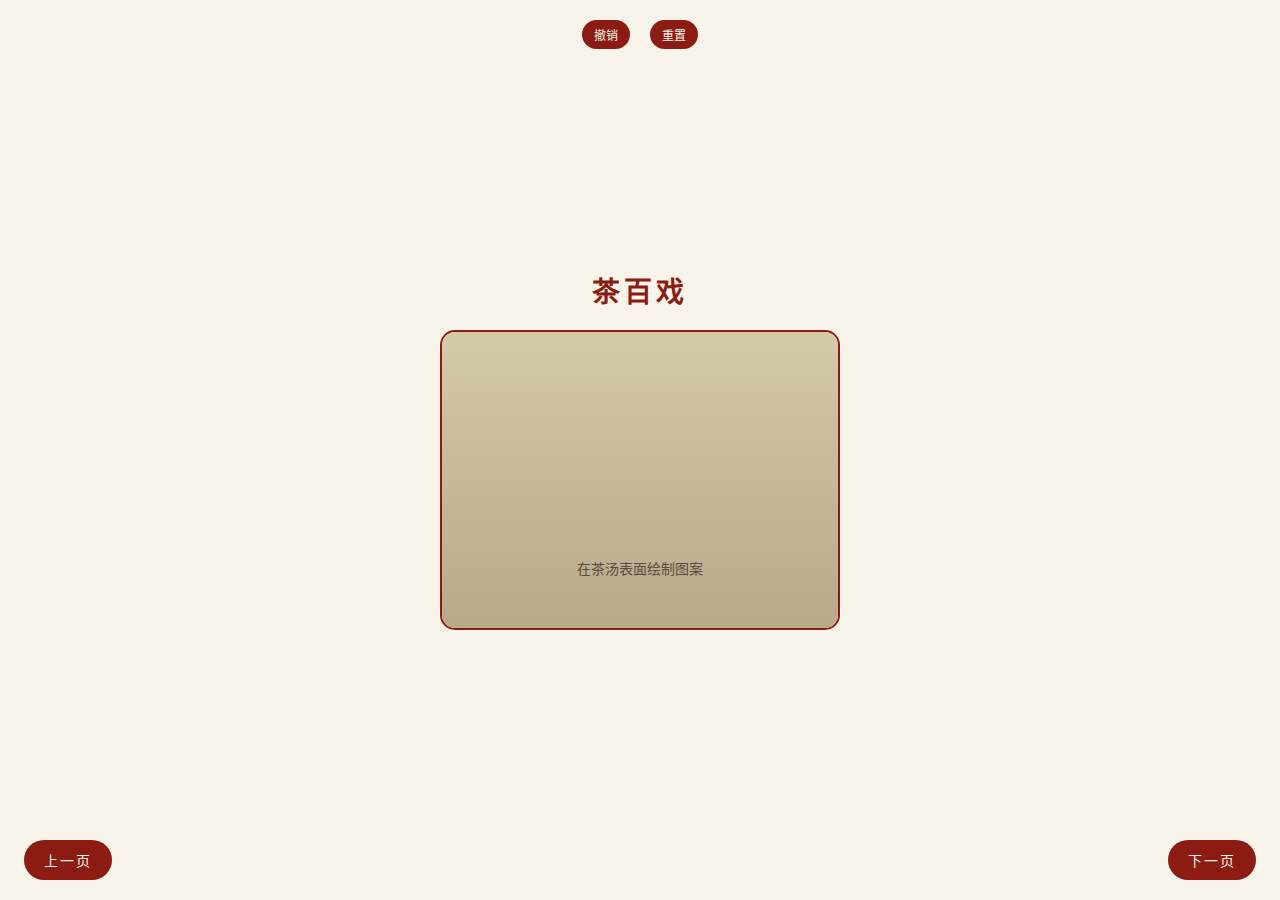
<file: index.html>
<!DOCTYPE html>
<html lang="zh-CN">
<head>
  <meta charset="UTF-8">
  <meta name="viewport" content="width=device-width, initial-scale=1.0">
  <title>茶百戏 - 点茶之美</title>
  <link rel="stylesheet" href="style.css">
</head>
<body>
  <div id="chabaixi" class="page interaction-page">
    <div class="paint-btn-group">
      <button class="paint-btn" onclick="undoDraw()">撤销</button>
      <button class="paint-btn" onclick="resetCanvas()">重置</button>
    </div>
    <h2 class="interaction-title">茶百戏</h2>
    <div class="interaction-area">
      <div class="drawing-canvas" id="drawing-canvas" ontouchstart="startDraw(event)" ontouchmove="draw(event)" ontouchend="stopDraw()" onmousedown="startDraw(event)" onmousemove="draw(event)" onmouseup="stopDraw()" onmouseleave="stopDraw()"></div>
      <div class="paint-tip">在茶汤表面绘制图案</div>
    </div>
    <div class="nav-buttons">
      <a id="prev-btn" class="nav-btn" href="interaction6.html">上一页</a>
      <a id="next-btn" class="nav-btn" href="artifact.html">下一页</a>
    </div>
  </div>
  <script src="script.js"></script>
  <script>
    // 茶百戏绘制功能
    let isDrawing = false;
    let lastX = 0;
    let lastY = 0;
    let drawingPath = [];
    
    function startDraw(event) {
      event.preventDefault();
      isDrawing = true;
      
      const canvas = document.getElementById('drawing-canvas');
      const rect = canvas.getBoundingClientRect();
      
      // 获取初始位置
      let x, y;
      if (event.touches) {
        x = event.touches[0].clientX - rect.left;
        y = event.touches[0].clientY - rect.top;
      } else {
        x = event.clientX - rect.left;
        y = event.clientY - rect.top;
      }
      
      lastX = x;
      lastY = y;
      
      // 添加起始点
      drawingPath.push({ type: 'start', x, y });
    }
    
    function draw(event) {
      if (!isDrawing) return;
      event.preventDefault();
      
      const canvas = document.getElementById('drawing-canvas');
      const rect = canvas.getBoundingClientRect();
      
      // 获取当前位置
      let x, y;
      if (event.touches) {
        x = event.touches[0].clientX - rect.left;
        y = event.touches[0].clientY - rect.top;
      } else {
        x = event.clientX - rect.left;
        y = event.clientY - rect.top;
      }
      
      // 在画布上绘制
      createDrawingDot(x, y);
      
      // 添加到路径
      drawingPath.push({ type: 'draw', x, y });
      
      lastX = x;
      lastY = y;
    }
    
    function stopDraw() {
      isDrawing = false;
      
      // 完成绘制路径
      if (drawingPath.length > 0) {
        drawingPath.push({ type: 'end' });
      }
    }
    
    function createDrawingDot(x, y) {
      const canvas = document.getElementById('drawing-canvas');
      const dot = document.createElement('div');
      dot.className = 'drawing-dot';
      dot.style.left = `${x - 4}px`;
      dot.style.top = `${y - 4}px`;
      canvas.appendChild(dot);
      
      // 添加绘制动画
      dot.style.transition = 'opacity 0.5s';
      setTimeout(() => {
        dot.style.opacity = '0.8';
      }, 10);
    }
    
    function undoDraw() {
      const canvas = document.getElementById('drawing-canvas');
      const dots = canvas.querySelectorAll('.drawing-dot');
      
      if (dots.length > 0) {
        dots[dots.length - 1].remove();
        
        // 更新路径
        if (drawingPath.length > 0) {
          drawingPath.pop();
        }
      }
    }
    
    function resetCanvas() {
      const canvas = document.getElementById('drawing-canvas');
      const dots = canvas.querySelectorAll('.drawing-dot');
      
      dots.forEach(dot => dot.remove());
      drawingPath = [];
    }
  </script>
</body>
</html>
</file>
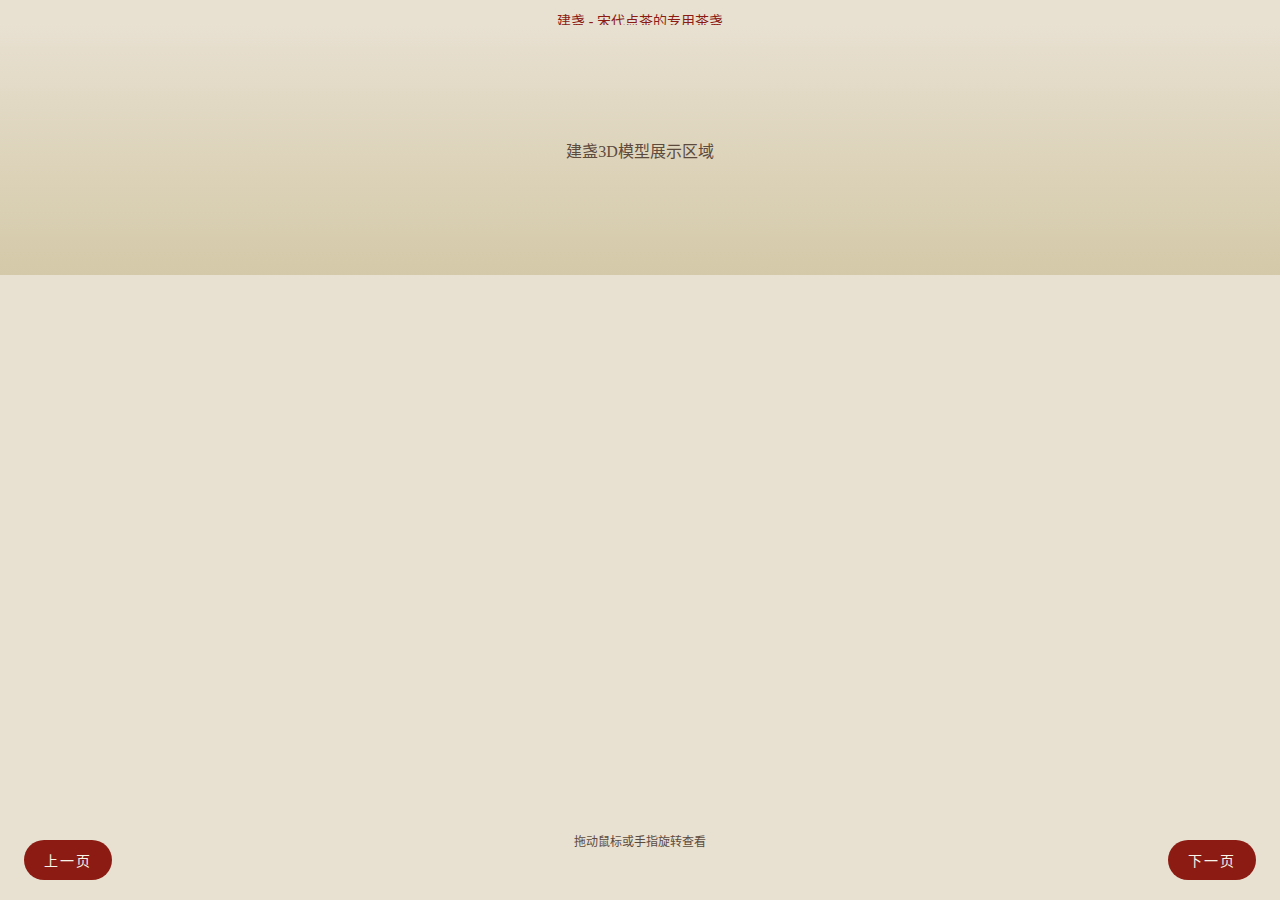
<file: artifact.html>
<!DOCTYPE html>
<html lang="zh-CN">
<head>
  <meta charset="UTF-8">
  <meta name="viewport" content="width=device-width, initial-scale=1.0">
  <title>文物鉴赏 - 点茶之美</title>
  <link rel="stylesheet" href="style.css">
</head>
<body>
  <div id="artifact" class="page artifact-area">
    <div class="model-tip">建盏 - 宋代点茶的专用茶盏</div>
    <div class="model-container" id="model-container">
      <!-- 3D模型将在这里显示 -->
      <div style="width: 100%; height: 100%; background: linear-gradient(180deg, #e8e0d1 0%, #d4c9a8 100%); display: flex; align-items: center; justify-content: center; color: #5c4a3d;">
        建盏3D模型展示区域
      </div>
    </div>
    <div class="model-hint">拖动鼠标或手指旋转查看</div>
    <div class="nav-buttons">
      <a id="prev-btn" class="nav-btn" href="index.html">上一页</a>
      <a id="next-btn" class="nav-btn" href="result.html">下一页</a>
    </div>
  </div>
  <script src="script.js"></script>
  <script>
    // 3D建盏模型初始化
    function initModel() {
      // 这里可以使用Three.js初始化3D模型
      console.log('3D模型初始化');
    }
    
    window.addEventListener('load', initModel);
  </script>
</body>
</html>
</file>
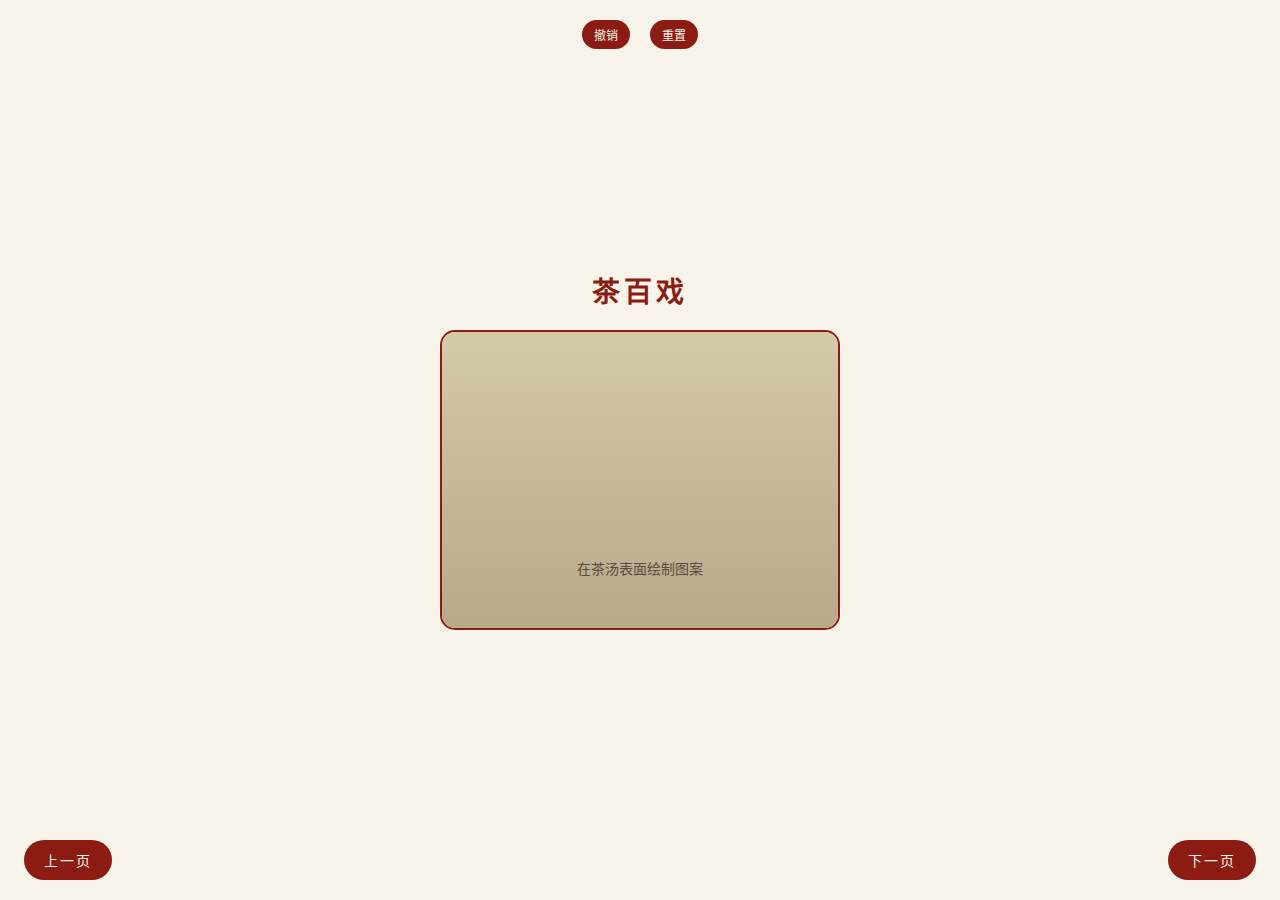
<file: chabaixi.html>
<!DOCTYPE html>
<html lang="zh-CN">
<head>
  <meta charset="UTF-8">
  <meta name="viewport" content="width=device-width, initial-scale=1.0">
  <title>茶百戏 - 点茶之美</title>
  <link rel="stylesheet" href="style.css">
</head>
<body>
  <div id="chabaixi" class="page interaction-page">
    <div class="paint-btn-group">
      <button class="paint-btn" onclick="undoDraw()">撤销</button>
      <button class="paint-btn" onclick="resetCanvas()">重置</button>
    </div>
    <h2 class="interaction-title">茶百戏</h2>
    <div class="interaction-area">
      <div class="drawing-canvas" id="drawing-canvas" ontouchstart="startDraw(event)" ontouchmove="draw(event)" ontouchend="stopDraw()" onmousedown="startDraw(event)" onmousemove="draw(event)" onmouseup="stopDraw()" onmouseleave="stopDraw()"></div>
      <div class="paint-tip">在茶汤表面绘制图案</div>
    </div>
    <div class="nav-buttons">
      <a id="prev-btn" class="nav-btn" href="interaction6.html">上一页</a>
      <a id="next-btn" class="nav-btn" href="artifact.html">下一页</a>
    </div>
  </div>
  <script src="script.js"></script>
  <script>
    // 茶百戏绘制功能
    let isDrawing = false;
    let lastX = 0;
    let lastY = 0;
    let drawingPath = [];
    
    function startDraw(event) {
      event.preventDefault();
      isDrawing = true;
      
      const canvas = document.getElementById('drawing-canvas');
      const rect = canvas.getBoundingClientRect();
      
      // 获取初始位置
      let x, y;
      if (event.touches) {
        x = event.touches[0].clientX - rect.left;
        y = event.touches[0].clientY - rect.top;
      } else {
        x = event.clientX - rect.left;
        y = event.clientY - rect.top;
      }
      
      lastX = x;
      lastY = y;
      
      // 添加起始点
      drawingPath.push({ type: 'start', x, y });
    }
    
    function draw(event) {
      if (!isDrawing) return;
      event.preventDefault();
      
      const canvas = document.getElementById('drawing-canvas');
      const rect = canvas.getBoundingClientRect();
      
      // 获取当前位置
      let x, y;
      if (event.touches) {
        x = event.touches[0].clientX - rect.left;
        y = event.touches[0].clientY - rect.top;
      } else {
        x = event.clientX - rect.left;
        y = event.clientY - rect.top;
      }
      
      // 在画布上绘制
      createDrawingDot(x, y);
      
      // 添加到路径
      drawingPath.push({ type: 'draw', x, y });
      
      lastX = x;
      lastY = y;
    }
    
    function stopDraw() {
      isDrawing = false;
      
      // 完成绘制路径
      if (drawingPath.length > 0) {
        drawingPath.push({ type: 'end' });
      }
    }
    
    function createDrawingDot(x, y) {
      const canvas = document.getElementById('drawing-canvas');
      const dot = document.createElement('div');
      dot.className = 'drawing-dot';
      dot.style.left = `${x - 4}px`;
      dot.style.top = `${y - 4}px`;
      canvas.appendChild(dot);
      
      // 添加绘制动画
      dot.style.transition = 'opacity 0.5s';
      setTimeout(() => {
        dot.style.opacity = '0.8';
      }, 10);
    }
    
    function undoDraw() {
      const canvas = document.getElementById('drawing-canvas');
      const dots = canvas.querySelectorAll('.drawing-dot');
      
      if (dots.length > 0) {
        dots[dots.length - 1].remove();
        
        // 更新路径
        if (drawingPath.length > 0) {
          drawingPath.pop();
        }
      }
    }
    
    function resetCanvas() {
      const canvas = document.getElementById('drawing-canvas');
      const dots = canvas.querySelectorAll('.drawing-dot');
      
      dots.forEach(dot => dot.remove());
      drawingPath = [];
    }
  </script>
</body>
</html>
</file>
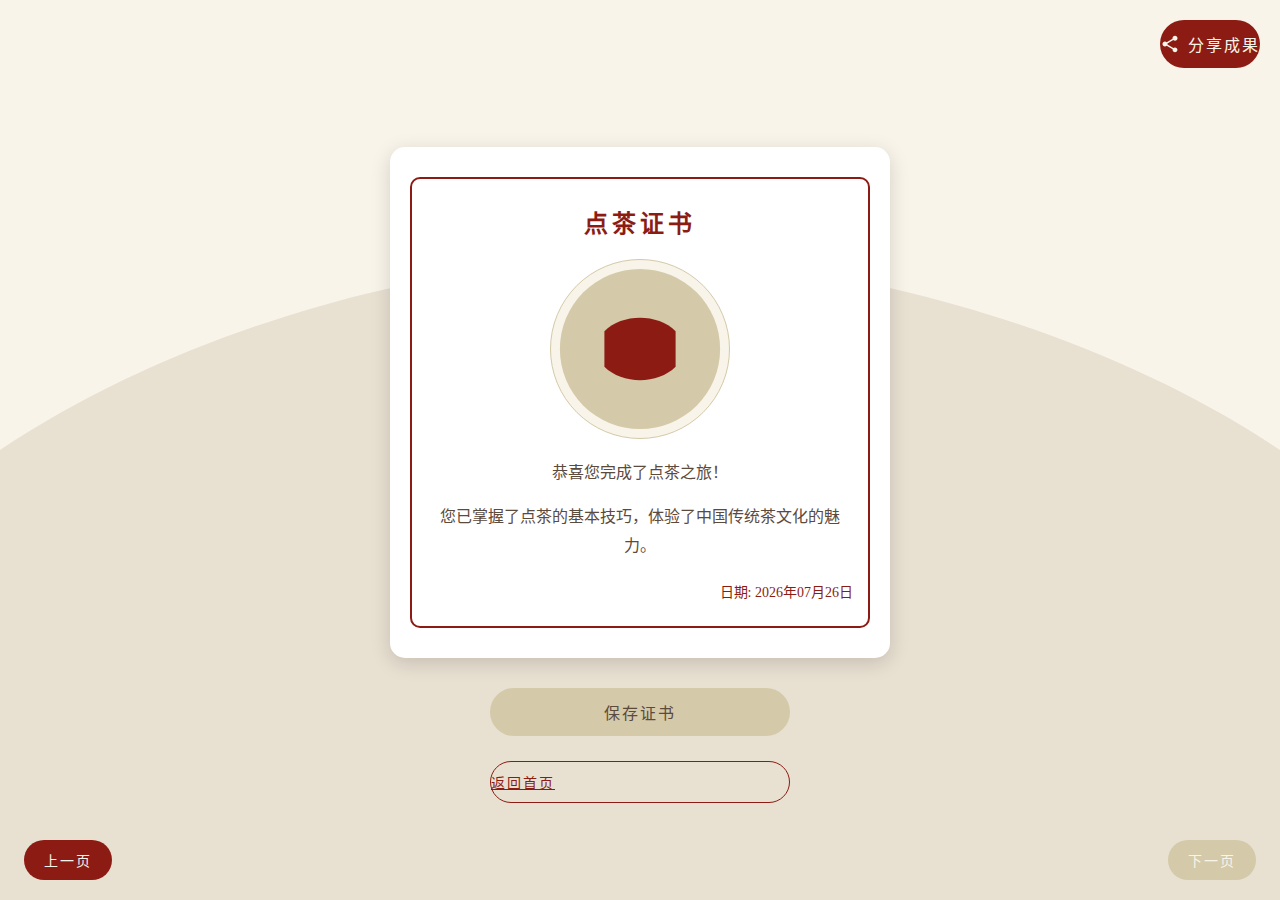
<file: result.html>
<!DOCTYPE html>
<html lang="zh-CN">
<head>
  <meta charset="UTF-8">
  <meta name="viewport" content="width=device-width, initial-scale=1.0">
  <title>完成 - 点茶之美</title>
  <link rel="stylesheet" href="style.css">
</head>
<body>
  <div id="result" class="page result-page">
    <div class="certificate">
      <div class="certificate-border">
        <h3 class="certificate-title">点茶证书</h3>
        <div class="certificate-content">
          <div class="painting-result">
            <img id="painting-result-img" src="" alt="茶百戏作品">
          </div>
          <p class="certificate-text">恭喜您完成了点茶之旅！</p>
          <p class="certificate-text">您已掌握了点茶的基本技巧，体验了中国传统茶文化的魅力。</p>
        </div>
        <div class="certificate-date" id="certificate-date"></div>
      </div>
    </div>
    
    <div class="result-btn-group">
      <button class="share-btn" onclick="showShareOptions()">
        <svg viewBox="0 0 24 24">
          <path d="M18 16.08c-.76 0-1.44.3-1.96.77L8.91 12.7c.05-.23.09-.46.09-.7s-.04-.47-.09-.7l7.05-4.11c.54.5 1.25.81 2.04.81 1.66 0 3-1.34 3-3s-1.34-3-3-3-3 1.34-3 3c0 .24.04.47.09.7L8.04 9.81C7.5 9.31 6.79 9 6 9c-1.66 0-3 1.34-3 3s1.34 3 3 3c.79 0 1.5-.31 2.04-.81l7.12 4.16c-.05.21-.08.43-.08.65 0 1.61 1.31 2.92 2.92 2.92 1.61 0 2.92-1.31 2.92-2.92s-1.31-2.92-2.92-2.92z"></path>
        </svg>
        分享成果
      </button>
      <button class="save-btn" onclick="saveCertificate()">保存证书</button>
      <a class="back-home-btn" href="cover.html">返回首页</a>
    </div>
    
    <!-- 分享选项弹窗 -->
    <div class="share-options">
      <h4>分享到</h4>
      <div class="share-icon-group">
        <div class="share-icon" onclick="shareTo('微信')">
          <svg viewBox="0 0 24 24">
            <path d="M12 0C5.37 0 0 5.37 0 12s5.37 12 12 12 12-5.37 12-12S18.63 0 12 0zm0 22c-5.51 0-10-4.49-10-10S6.49 2 12 2s10 4.49 10 10-4.49 10-10 10zm-2-15c-.55 0-1 .45-1 1v6c0 .55.45 1 1 1h2v4h2v-4h3c.55 0 1-.45 1-1v-3h1.5v-2.5c0-1.1-.9-2-2-2h-2.5v-.5c0-.55-.45-1-1-1h-2z"></path>
          </svg>
        </div>
        <div class="share-icon" onclick="shareTo('微博')">
          <svg viewBox="0 0 24 24">
            <path d="M12 0C5.37 0 0 5.37 0 12s5.37 12 12 12 12-5.37 12-12S18.63 0 12 0zm6.3 15.3c-.1.2-.3.3-.5.3h-1.4c-.2 0-.4-.1-.5-.3l-.1-.2c.3-.1.6-.3.9-.6.3-.3.5-.6.6-.9l.1-.3c.1-.2.2-.5.2-.7 0-.1 0-.2-.1-.3l-.1-.2c-.1-.1-.1-.1-.2-.2-.3-.3-.7-.5-1-.6l-.2-.1c-.1 0-.3 0-.4-.1l-.2-.1c-.2-.1-.3-.1-.5-.2l-.3-.1-.3 0c-.1 0-.2 0-.3 0-.1 0-.2 0-.3.1l-.3.1c-.2.1-.3.2-.5.2l-.2.1c-.1 0-.2.1-.4.1l-.2.1c-.3.1-.7.3-1 .6-.1.1-.2.1-.2.2l-.1.2c0 .1-.1.2-.1.3 0 .2 0 .5.2.7l.1.3c.1.3.4.6.6.9.3.3.6.5.9.6l-.1.2c0 .2-.1.4-.3.5h-1.4c-.2 0-.4-.1-.5-.3l-.3-.3c-.3-.3-.5-.7-.6-1.1l-.1-.4c0-.2-.1-.5-.1-.7 0-.2 0-.5.1-.7l.1-.4c.1-.4.3-.8.6-1.1l.3-.3h.3l.2.1c.2.1.3.2.5.3l.3.1c.1 0 .2 0 .3 0h.2c.1 0 .2 0 .3-.1l.3-.1c.2-.1.4-.2.5-.3l.2-.1h.3l.3.3c.3.3.5.7.6 1.1l.1.4c0 .2.1.5.1.7 0 .2 0 .5-.1.7l-.1.4c-.1.4-.3.8-.6 1.1l-.3.3zm-3.7-4.5c-.6 0-1.1-.5-1.1-1.1s.5-1.1 1.1-1.1 1.1.5 1.1 1.1-.5 1.1-1.1 1.1z"></path>
          </svg>
        </div>
        <div class="share-icon" onclick="shareTo('朋友圈')">
          <svg viewBox="0 0 24 24">
            <path d="M12 2C6.48 2 2 6.48 2 12s4.48 10 10 10 10-4.48 10-10S17.52 2 12 2zm0 18c-4.41 0-8-3.59-8-8s3.59-8 8-8 8 3.59 8 8-3.59 8-8 8zm-1-13h2v6h-2zm0 8h2v2h-2z"></path>
          </svg>
        </div>
      </div>
    </div>
    
    <div class="nav-buttons">
      <button id="prev-btn" class="nav-btn" onclick="prevPage()">上一页</button>
      <button id="next-btn" class="nav-btn" disabled onclick="nextPage()">下一页</button>
    </div>
  </div>
  <script src="script.js"></script>
</body>
</html>
</file>
<file: style.css>
/* 共享CSS文件 - style.css */
.nav-buttons {
  position: absolute;
  bottom: 20px;
  left: 0;
  right: 0;
  display: flex;
  justify-content: space-between; 
  align-items: center;        
  padding: 0 24px;          
  box-sizing: border-box;
}

.nav-btn {
  background: #8c1c13;
  color: #f8f4e9;
  border: none;
  padding: 10px 20px;
  border-radius: 20px;
  font-size: 14px;
  letter-spacing: 2px;
  flex: none;                
  text-decoration: none; /* 去除超链接下划线 */
  display: inline-block; /* 确保padding正确应用 */
  text-align: center; /* 确保文字居中 */
}
.nav-btn:disabled, .nav-btn[style*="pointer-events: none"] { background: #d4c9a8; cursor: not-allowed; }

.fire{
  position: absolute;
  bottom: 0px;             /* 盏下方 20 px */
  left: 50%;
  transform: translateX(-50%);
  width: 80px;
  height: 60px;
  background: url("data:image/svg+xml,%3Csvg xmlns='http://www.w3.org/2000/svg' viewBox='0 0 100 100'%3E%3Cpath d='M50 0c-10 20-30 30-30 50 0 20 15 35 35 35s35-15 35-35c0-20-20-30-30-50z' fill='%23ff6a00'/%3E%3Cpath d='M50 15c-7 14-20 20-20 32 0 12 9 22 22 22s22-10 22-22c0-12-13-18-20-32z' fill='%23ffad00'/%3E%3C/svg%3E") center/100% 100% no-repeat;
  filter: drop-shadow(0 0 8px #ff6a00);
  animation: flicker .4s infinite alternate;
}
@keyframes flicker{
  0%   { transform: translateX(-50%) scale(1); }
  100% { transform: translateX(-50%) scale(1.08); }
}
.hot-water {
  position: absolute;
  bottom: 120px;              
  left: 52%;
  transform: translateX(-50%);
  width: 80px;
  height: 32px;
  opacity: 0;
  transition: opacity .3s;
  pointer-events: none;
}

/* 基础样式 */
* { margin: 0; padding: 0; box-sizing: border-box; }
body { font-family: "STSong","宋体",serif; background: #f8f4e9; height: 100vh; width: 100vw; overflow: hidden; position: relative; touch-action: none; }
.page { position: absolute; inset: 0; display: flex; flex-direction: column; align-items: center; justify-content: center; transition: opacity .5s; }
.hidden { opacity: 0; pointer-events: none; }

/* 封面页样式 */
#cover { background: linear-gradient(180deg,#f8f4e9 0%,#e8e0d1 100%); }
.cover-title { font-size: 48px; color: #8c1c13; letter-spacing: 8px; margin-bottom: 20px; }
.cover-sub { font-size: 18px; color: #5c4a3d; letter-spacing: 4px; margin-bottom: 40px; }
.cover-img { width: 200px; height: 200px; border-radius: 50%; background: radial-gradient(circle,#d4c9a8 0%,#b8a98a 100%); box-shadow: 0 10px 30px rgba(0,0,0,.1); display: flex; align-items: center; justify-content: center; font-size: 24px; color: #5c4a3d; margin-bottom: 40px; }
.start-btn, .share-btn { background: #8c1c13; color: #f8f4e9; border: none; padding: 12px 40px; border-radius: 30px; font-size: 18px; letter-spacing: 4px; }
.share-btn { position: absolute; top: 20px; right: 20px; padding: 6px 18px; font-size: 14px; }

/* 引言页样式 */
#intro { padding: 20px; text-align: center; }
#intro h2 { font-size: 32px; color: #4a0702; margin-bottom: 20px; letter-spacing: 6px; }
#intro p { max-width: 600px; font-size: 16px; line-height: 2; color: #5c4a3d; text-align: justify; text-indent: 2em; margin-bottom: 20px; }

/* 互动页通用样式 */
.interaction-page { padding: 20px; }
.progress-bar { position: absolute; top: 20px; left: 50%; transform: translateX(-50%); width: 80%; max-width: 300px; height: 6px; background: rgba(212,201,168,.5); border-radius: 3px; overflow: hidden; }
.progress-fill { height: 100%; background: linear-gradient(90deg,#8c1c13,#6e150f); border-radius: 3px; transition: width .3s; }
.interaction-title { font-size: 28px; color: #8c1c13; letter-spacing: 4px; margin-bottom: 20px; }
.interaction-area { width: 90%; max-width: 400px; height: 300px; background: rgba(255,255,255,.3); border: 2px solid #8c1c13; border-radius: 15px; position: relative; overflow: hidden; }
.operation-hint { position: absolute; bottom: 20px; left: 50%; transform: translateX(-50%); background: rgba(140,28,19,.9); color: #f8f4e9; padding: 8px 16px; border-radius: 20px; font-size: 14px; letter-spacing: 2px; }

/* 互动元素样式 */
.tea-leaf { width: 60px; height: 60px; background: #4a7c59; border-radius: 50% 0; position: absolute; top: 50%; left: 50%; transform: translate(-50%,-50%); cursor: grab; }
.mill-stone { width: 120px; height: 120px; background: radial-gradient(circle,#8b7355 0%,#5c4a3d 100%); border-radius: 50%; position: absolute; bottom: 20px; right: 20px; display: flex; align-items: center; justify-content: center; color: #f8f4e9; font-size: 14px; }
.tea-cup { width: 100px; height: 80px; background: linear-gradient(180deg,#f8f4e9 0%,#e8e0d1 100%); border: 3px solid #8c1c13; border-radius: 0 0 50px 50px; position: absolute; bottom: 70px; left: 50%; transform: translateX(-50%); }
.tea-spoon { width: 80px; height: 20px; background: linear-gradient(90deg,#8c1c13 0%,#b8a98a 100%); border-radius: 10px; position: absolute; top: 50%; left: 20px; transform: translateY(-50%); cursor: grab; }
.tea-bowl { width: 150px; height: 100px; background: linear-gradient(180deg,#f8f4e9 0%,#e8e0d1 100%); border: 3px solid #8c1c13; border-radius: 50%; position: absolute; bottom: 30px; right: 30px; display: flex; align-items: center; justify-content: center; font-size: 14px; color: #5c4a3d; }
.whisk { width: 60px; height: 100px; background: linear-gradient(180deg,#8c1c13 0%,#b8a98a 100%); border-radius: 30px 30px 10px 10px; position: absolute; top: 50%; left: 50%; transform: translate(-50%,-50%); cursor: grab; }

/* 击拂环节优化样式 */
.whisk-progress { position: absolute; top: 30px; left: 50%; transform: translateX(-50%); font-size: 16px; color: #8c1c13; font-weight: bold; letter-spacing: 2px; }
.slide-hint { position: absolute; top: 60px; left: 50%; transform: translateX(-50%); font-size: 12px; color: #5c4a3d; display: none; }
.tea-foam { position: absolute; border-radius: 50%; background: rgba(255,255,255,.9); opacity: 0; transition: opacity .2s; }

/* 茶百戏增强样式 */
.paint-btn-group { position: absolute; top: 20px; left: 0; right: 0; display: flex; justify-content: center; gap: 20px; }
.paint-btn { background: #8c1c13; color: #f8f4e9; border: none; padding: 6px 12px; border-radius: 15px; font-size: 12px; cursor: pointer; }
.paint-tip { position: absolute; bottom: 50px; left: 50%; transform: translateX(-50%); font-size: 14px; color: #5c4a3d; }
.drawing-canvas { width: 100%; height: 100%; background: linear-gradient(180deg,#d4c9a8 0%,#b8a98a 100%); border-radius: 10px; position: relative; }
.drawing-dot { position: absolute; width: 8px; height: 8px; background: #8c1c13; border-radius: 50%; pointer-events: none; }

/* 文物鉴赏页面样式 */
.artifact-area { background: #e8e0d1; }
.model-container { width: 100%; height: 250px; position: absolute; top: 25px; left: 0; }
.model-tip { position: absolute; top: 10px; left: 50%; transform: translateX(-50%); font-size: 14px; color: #8c1c13; text-align: center; width: 90%; }
.model-hint { position: absolute; bottom: 50px; left: 50%; transform: translateX(-50%); font-size: 12px; color: #5c4a3d; }

/* 知识扩展页面样式 */
.knowledge-page { padding: 20px; overflow-y: auto; }
.knowledge-container { max-width: 600px; width: 90%; }
.knowledge-title { font-size: 24px; color: #8c1c13; letter-spacing: 4px; margin-bottom: 20px; text-align: center; }
.knowledge-section { margin-bottom: 25px; opacity: 0; transform: translateY(10px); transition: opacity .5s, transform .5s; }
.knowledge-section.show { opacity: 1; transform: translateY(0); }
.knowledge-section h4 { font-size: 18px; color: #4a0702; margin-bottom: 10px; display: flex; align-items: center; gap: 8px; }
.knowledge-section h4::before { content: ""; width: 8px; height: 8px; background: #8c1c13; border-radius: 50%; }
.knowledge-section p { font-size: 16px; line-height: 1.8; color: #5c4a3d; text-align: justify; }
.classic-quote { background: rgba(212,201,168,.3); padding: 12px; border-left: 3px solid #8c1c13; border-radius: 0 8px 8px 0; margin: 10px 0; font-style: italic; color: #4a0702; }
.tea-tool-group { display: flex; flex-wrap: wrap; gap: 15px; margin-top: 15px; }
.tea-tool-card { width: calc(50% - 8px); background: #fff; border-radius: 8px; padding: 10px; box-shadow: 0 2px 5px rgba(0,0,0,.1); }
.tea-tool-card img { width: 100%; height: 80px; object-fit: contain; margin-bottom: 8px; }
.tea-tool-card p { font-size: 14px; color: #5c4a3d; text-align: center; line-height: 1.5; }

/* 结尾页样式 */
.result-page { background: url("data:image/svg+xml,%3Csvg xmlns='http://www.w3.org/2000/svg' viewBox='0 0 1000 800'%3E%3Crect width='1000' height='800' fill='%23f8f4e9'/%3E%3Cpath d='M0 400 C150 300, 350 250, 500 250 C650 250, 850 300, 1000 400 L1000 800 L0 800 Z' fill='%23e8e0d1'/%3E%3C/svg%3E") center/cover no-repeat; }
.certificate { width: 90%; max-width: 500px; background: #fff; border-radius: 15px; padding: 30px 20px; box-shadow: 0 5px 20px rgba(0,0,0,.15); position: relative; margin-top: 50px; }
.certificate-border { border: 2px solid #8c1c13; border-radius: 10px; padding: 25px 15px; height: 100%; }
.certificate-title { font-size: 24px; color: #8c1c13; text-align: center; letter-spacing: 4px; margin-bottom: 20px; font-weight: bold; }
.certificate-content { margin-bottom: 20px; }
.painting-result { width: 180px; height: 180px; border-radius: 50%; background: #f8f4e9; border: 1px solid #d4c9a8; margin: 0 auto 20px; overflow: hidden; display: flex; align-items: center; justify-content: center; }
.painting-result img { width: 100%; height: 100%; object-fit: contain; }
.certificate-text { font-size: 16px; color: #5c4a3d; text-align: center; line-height: 1.8; margin-bottom: 15px; }
.certificate-date { font-size: 14px; color: #8c1c13; text-align: right; margin-top: 20px; }
.result-btn-group { display: flex; flex-direction: column; gap: 15px; margin-top: 30px; width: 90%; max-width: 300px; }
.share-btn { background: #8c1c13; color: #f8f4e9; border: none; padding: 12px 0; border-radius: 25px; font-size: 16px; letter-spacing: 2px; cursor: pointer; display: flex; align-items: center; justify-content: center; gap: 8px; }
.share-btn svg { width: 20px; height: 20px; fill: #f8f4e9; }
.save-btn { background: #d4c9a8; color: #5c4a3d; border: none; padding: 12px 0; border-radius: 25px; font-size: 16px; letter-spacing: 2px; cursor: pointer; }
.back-home-btn { background: none; border: 1px solid #8c1c13; color: #8c1c13; padding: 10px 0; border-radius: 25px; font-size: 14px; letter-spacing: 2px; cursor: pointer; margin-top: 10px; }
.share-options { position: absolute; top: 50%; left: 50%; transform: translate(-50%,-50%); background: #f8f4e9; border: 2px solid #8c1c13; border-radius: 15px; padding: 25px; display: none; z-index: 200; min-width: 280px; }
.share-options h4 { font-size: 18px; color: #8c1c13; margin-bottom: 20px; text-align: center; }
.share-icon-group { display: flex; gap: 30px; justify-content: center; margin-bottom: 20px; }
.share-icon { width: 50px; height: 50px; border-radius: 50%; background: #d4c9a8; display: flex; align-items: center; justify-content: center; cursor: pointer; transition: background .3s; }
.share-icon:hover { background: #8c1c13; }
.share-icon:hover svg { fill: #f8f4e9; }
.share-icon svg { width: 30px; height: 30px; fill: #5c4a3d; transition: fill .3s; }
.share-input { width: 100%; padding: 10px; border: 1px solid #d4c9a8; border-radius: 8px; margin-top: 10px; font-size: 14px; color: #5c4a3d; resize: none; outline: none; }
.share-input:focus { border-color: #8c1c13; }

/* 弹窗样式 */
.completion-message { position: absolute; top: 50%; left: 50%; transform: translate(-50%,-50%); background: #f8f4e9; border: 2px solid #8c1c13; border-radius: 15px; padding: 30px; text-align: center; display: none; z-index: 100; min-width: 280px; }
.completion-message h3 { font-size: 24px; color: #8c1c13; margin-bottom: 10px; }
.close-btn { position: absolute; top: 8px; right: 8px; background: none; border: none; font-size: 20px; color: #8c1c13; cursor: pointer; }
</file>
